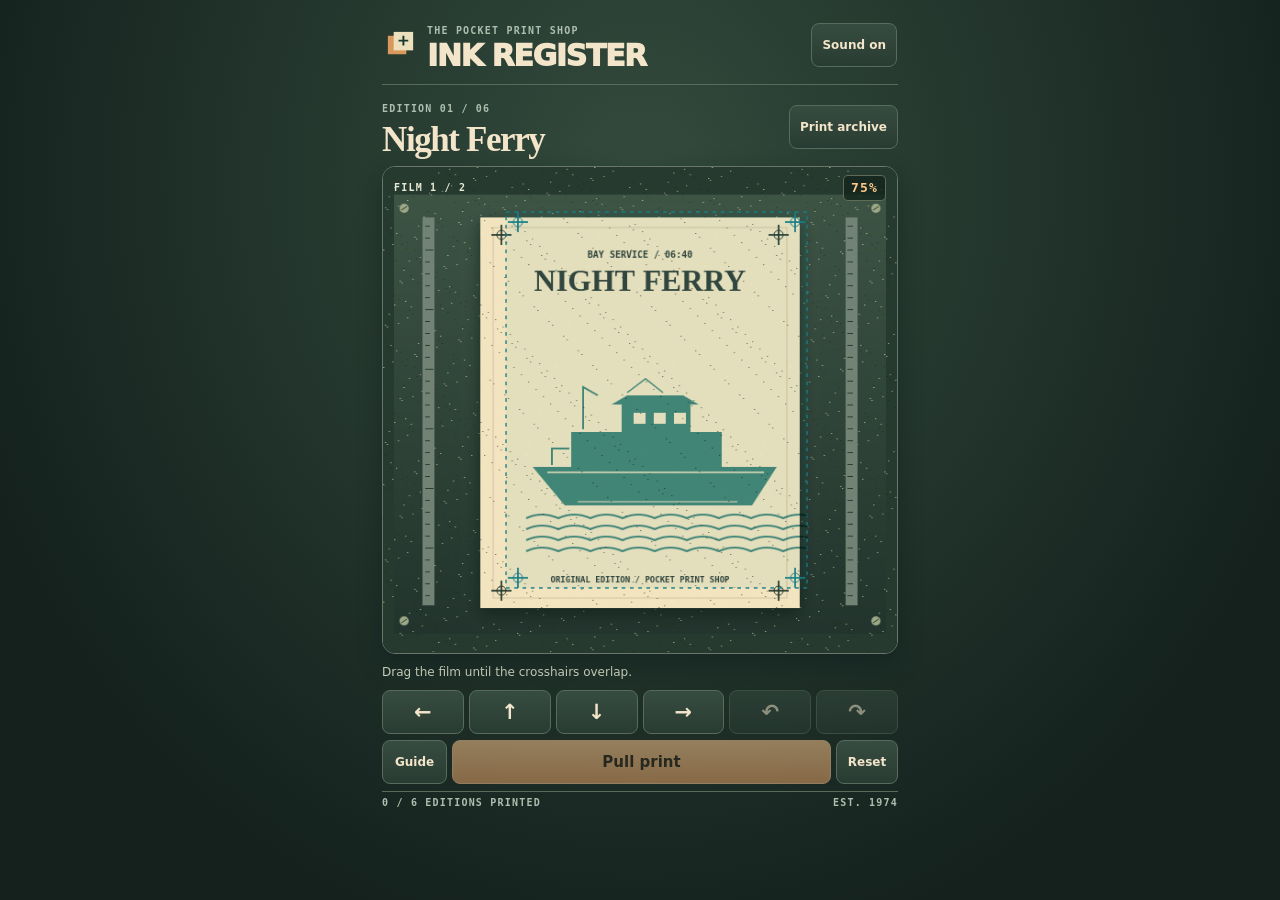
<file: index.html>
<!doctype html>
<html lang="en">
<head>
  <meta charset="utf-8"><meta name="viewport" content="width=device-width,initial-scale=1,viewport-fit=cover">
  <meta name="theme-color" content="#162822"><meta name="description" content="Register the ink layers and pull six hand-illustrated prints.">
  <title>Ink Register · The Pocket Print Shop</title><link rel="icon" href="icon.svg"><style>:root{color-scheme:dark;--base:#192c25;--panel:#253a31;--ink:#f3e5c9;--muted:#aebfaf;--accent:#f0ad72;--line:#576c5d;font:15px/1.4 system-ui,sans-serif}
*{box-sizing:border-box}
body{margin:0;min-height:100dvh;background:radial-gradient(ellipse at 50% 20%,#334b3d,#14211d 78%);color:var(--ink)}
.shop{width:min(100%,540px);margin:auto;padding:12px max(12px,env(safe-area-inset-right)) max(10px,env(safe-area-inset-bottom)) max(12px,env(safe-area-inset-left))}
header,.ticket,footer,.dialog-head{display:flex;align-items:center;justify-content:space-between;gap:10px}
header{padding:7px 1px 12px;border-bottom:1px solid var(--line)}
.brand{display:flex;align-items:center;gap:9px}.brand svg{width:35px;height:35px;flex:none}
.brand span,small,.readout,footer{font:700 10px/1.4 ui-monospace,monospace;letter-spacing:.12em;color:var(--muted)}
h1,h2,p{margin:0}h1{font-size:clamp(18px,6vw,30px);font-weight:950;letter-spacing:-.045em;line-height:1.05}
h2{font:700 clamp(24px,7vw,35px)/1 Georgia,serif;letter-spacing:-.04em}
.ticket{margin:12px 0 9px}.ticket h2{margin-top:4px}
button{min-height:44px;border:1px solid var(--line);border-radius:8px;background:linear-gradient(#374c40,#293c33);color:var(--ink);font:700 12px/1.1 inherit;font-family:inherit;font-size:12px;font-weight:750;padding:0 10px;cursor:pointer;touch-action:manipulation;white-space:nowrap}
button:disabled{opacity:.53;cursor:default}button:active:not(:disabled){filter:brightness(1.18);transform:translateY(1px)}button:focus-visible{outline:2px solid #ffbd7b;outline-offset:2px}
.frame{position:relative;isolation:isolate;width:min(100%,max(235px,calc((100dvh - 306px)*1.0566)));margin-inline:auto;border:1px solid #69776a;border-radius:13px;overflow:hidden;background:#192e27;box-shadow:0 11px 24px #0a171a66}
canvas{display:block;width:100%;aspect-ratio:560/530;touch-action:none;cursor:grab}
canvas:active{cursor:grabbing}.readout{pointer-events:none;position:absolute;top:8px;left:11px;right:11px;display:flex;align-items:center;justify-content:space-between;color:#e6e9d5}
.readout strong{padding:3px 7px;border:1px solid #a3ab8b80;border-radius:5px;color:#ffca8b;background:#13251dcc;font-size:13px}
#notice{position:absolute;bottom:10px;left:12px;right:12px;text-align:center;pointer-events:none;font-weight:850;font-size:12px;color:#ffddae;text-shadow:0 2px 3px #15221a}
.console{padding:10px 0 7px}#tip{min-height:19px;color:#d6ddc6;font-size:12px;margin:0 0 7px}
.control-row,.actions{display:grid;gap:5px}.control-row{grid-template-columns:repeat(6,minmax(0,1fr));margin-bottom:6px}
.control-row button{padding:0;font-size:21px}
.actions{grid-template-columns:65px 1fr 62px}.primary{background:linear-gradient(#ffc88e,#e7a266);color:#302519;border-color:#ffc898;font-size:15px}
[aria-pressed=true]{background:#536d4b}footer{padding:4px 0 0;border-top:1px solid var(--line)}
dialog{width:min(94%,470px);max-height:88dvh;overflow:auto;background:#20362c;color:var(--ink);border:1px solid #a29370;border-radius:14px;padding:15px;box-shadow:0 15px 50px #07110c}dialog::backdrop{background:#0d1c16d9}
#editions{display:grid;grid-template-columns:1fr 1fr;gap:7px;margin-top:12px}#editions button{text-align:left;white-space:normal;min-height:60px}#editions small{display:block;margin-bottom:4px}#hostRewards{margin-top:12px;font-size:12px}
.brass .frame{border-color:#e3bb76}.brass .readout strong{background:#493721}
@media (orientation:landscape) and (max-height:590px){
  .shop{width:min(100%,780px);display:grid;grid-template-columns:minmax(0,1.1fr) minmax(0,1fr);gap:8px 14px;align-items:start}
  header{grid-column:1/-1;padding:0 0 6px}.frame{grid-column:1;grid-row:2/5;width:min(100%,calc((100dvh - 76px)*1.0566));justify-self:center}.ticket,.console,footer{grid-column:2;margin:0}.ticket h2{font-size:25px}.console{padding-top:0}
}
@media (max-width:340px){.shop{padding-left:9px;padding-right:9px}.brand span{letter-spacing:.06em}.brand svg{width:29px}header button,.ticket button{padding:0 8px}}
</style>
</head>
<body>
<main class="shop" aria-label="Ink Register">
  <header><div class="brand"><svg viewBox="0 0 36 36" aria-hidden="true"><path fill="#d9985c" d="M5 8h19v19H5z"/><path fill="#ede1bd" d="M11 4h20v19H11z"/><path stroke="#17382d" stroke-width="2" fill="none" d="M16 13h10m-5-5v10"/></svg><div><span>THE POCKET PRINT SHOP</span><h1>INK REGISTER</h1></div></div><button id="sound" aria-label="Toggle sound">Sound on</button></header>
  <section class="ticket"><div><small id="edition">EDITION 01 / 06</small><h2 id="job">Night Ferry</h2></div><button id="archive">Print archive</button></section>
  <div class="frame">
    <canvas id="press" width="560" height="530" aria-label="Drag the colored film to align its marks with the paper."></canvas>
    <div class="readout"><span id="film">FILM 1 / 2</span><strong id="accuracy">72%</strong></div>
    <p id="notice" role="status" aria-live="polite"></p>
  </div>
  <section class="console">
    <p id="tip">Drag the film until the crosshairs overlap.</p>
    <div class="control-row" id="controls">
      <button data-move="left" aria-label="Shift left">←</button><button data-move="up" aria-label="Shift up">↑</button>
      <button data-move="down" aria-label="Shift down">↓</button><button data-move="right" aria-label="Shift right">→</button>
      <button data-move="ccw" aria-label="Rotate counterclockwise">↶</button><button data-move="cw" aria-label="Rotate clockwise">↷</button>
    </div>
    <div class="actions"><button id="guide" aria-pressed="false">Guide</button><button id="print" class="primary">Pull print</button><button id="reset" aria-label="Restart edition">Reset</button></div>
  </section>
  <footer><span id="count">0 / 6 EDITIONS PRINTED</span><span>EST. 1974</span></footer>
</main>
<dialog id="library" aria-labelledby="libraryTitle"><div class="dialog-head"><h2 id="libraryTitle">Print archive</h2><button id="closeArchive" aria-label="Close archive">✕</button></div><div id="editions"></div><p id="hostRewards" hidden></p></dialog>
<script>(()=>{
const C=(()=>{

const KEY = 'ink-register-v1';
const JOBS = [
  {name:'Night Ferry', subtitle:'BAY SERVICE / 06:40', ink:['#177e88','#e26b49'], offsets:[[18,-14,0],[-17,12,0]]},
  {name:'Peak Line', subtitle:'ALPINE RAIL / EST. 1936', ink:['#22786f','#d4823e'], offsets:[[-21,16,0],[19,-15,-7]]},
  {name:'After Hours', subtitle:'LIVE JAZZ / FRIDAY 22:00', ink:['#6953ad','#ec6954'], offsets:[[18,14,8],[-17,-12,-9]]},
  {name:'Greenhouse', subtitle:'GLASSHOUSE / BOTANICAL STUDIES', ink:['#42885b','#db8045','#7667ac'], offsets:[[-23,-10,10],[16,17,-11],[-12,20,6]]},
  {name:'Deep Current', subtitle:'OCEAN SURVEY / FIELD NOTES', ink:['#337aab','#e26854','#429a8a'], offsets:[[22,-21,-12],[-18,16,9],[20,13,-6]]},
  {name:'First Contact', subtitle:'OBSERVATORY / SIGNAL NO. 07', ink:['#6d5ba5','#e66d40','#329397'], offsets:[[-24,19,12],[20,-21,-13],[-17,-14,11]]}
];
const clamp = (value, min, max) => Math.min(max, Math.max(min, value));
const bounded = (value, limit) => Number.isFinite(value) ? clamp(value,-limit,limit) : 0;
function profile(raw = {}) {
  return {
    done:JOBS.map((_,i)=>raw?.done?.[i]===true),
    rewards:{like:raw?.rewards?.like===true,comment:raw?.rewards?.comment===true},
    sound:raw?.sound!==false
  };
}
function mergeProfile(local, remote) {
  const a=profile(local), b=profile(remote);
  return {...a,done:a.done.map((value,i)=>value||b.done[i]),
    rewards:{like:a.rewards.like||b.rewards.like,comment:a.rewards.comment||b.rewards.comment}};
}
function unlocked(p, job) { return Number.isInteger(job)&&job>=0&&job<JOBS.length&&(job===0||p.done[job-1]); }
function makeRun(job=0, layer=0) {
  const [x,y,angle]=JOBS[job].offsets[layer];
  return {job,layer,x,y,angle,guide:false,phase:'ready'};
}
function restore(raw, p) {
  if (!raw || !unlocked(p,raw.job) || !Number.isInteger(raw.layer)) return makeRun();
  const count=JOBS[raw.job].ink.length;
  if(raw.phase==='won'&&raw.layer===count&&p.done[raw.job])
    return {...makeRun(raw.job),layer:count,x:0,y:0,angle:0,phase:'won'};
  if(raw.layer<0||raw.layer>=count||!['ready','active'].includes(raw.phase)) return makeRun(raw.job);
  if(![raw.x,raw.y,raw.angle].every(Number.isFinite)) return makeRun(raw.job,raw.layer);
  return {...makeRun(raw.job,raw.layer),x:bounded(raw.x,56),y:bounded(raw.y,56),angle:bounded(raw.angle,28),guide:raw.guide===true,phase:raw.phase};
}
function aligned(run) { return run.phase!=='won' && Math.hypot(run.x,run.y)<=2.5 && Math.abs(run.angle)<=1.05; }
function accuracy(run) { return run.phase==='won'||aligned(run) ? 100 : clamp(Math.round(100-Math.hypot(run.x,run.y)*1.1-Math.abs(run.angle)*1.9),0,99); }
function adjust(run, x, y, angle, host) {
  if(run.phase==='won'||![x,y,angle].every(Number.isFinite)) return false;
  x=bounded(x,56); y=bounded(y,56); angle=bounded(angle,28);
  if(!JOBS[run.job].offsets[run.layer][2]) angle=0;
  if(run.x===x&&run.y===y&&run.angle===angle) return false;
  host?.start(); Object.assign(run,{x,y,angle,phase:'active'}); return true;
}
function printLayer(run, p, host) {
  if(!aligned(run)) return null;
  host?.start();
  const layer=run.layer+1;
  if(layer<JOBS[run.job].ink.length) return {...makeRun(run.job,layer),phase:'active',guide:run.guide};
  p.done[run.job]=true;
  host?.end();
  return {...run,layer,x:0,y:0,angle:0,phase:'won'};
}

return {KEY,JOBS,profile,mergeProfile,unlocked,makeRun,restore,aligned,accuracy,adjust,printLayer};})();
const Art=(()=>{
const {JOBS}=C;

const ellipse=(c,x,y,rx,ry)=>{c.beginPath();c.ellipse(x,y,rx,ry,0,0,Math.PI*2);c.fill();};
const polygon=(c,points)=>{c.beginPath();points.forEach(([x,y],i)=>i?c.lineTo(x,y):c.moveTo(x,y));c.closePath();c.fill();};
const line=(c,points,width=1)=>{c.beginPath();points.forEach(([x,y],i)=>i?c.lineTo(x,y):c.moveTo(x,y));c.lineWidth=width;c.stroke();};
function ring(c,x,y,r,width){c.beginPath();c.arc(x,y,r,0,Math.PI*2);c.lineWidth=width;c.stroke();}
function cross(c,x,y){line(c,[[x-11,y],[x+11,y]],1.8);line(c,[[x,y-11],[x,y+11]],1.8);ring(c,x,y,5,1);}
const marks=[[-151,-194],[151,-194],[-151,194],[151,194]];

function ferry(c,i){
  if(i===0){
    polygon(c,[[-135,56],[131,56],[104,98],[-100,98]]);
    c.fillRect(-93,18,164,38);c.fillRect(-38,-12,75,30);
    polygon(c,[[-49,-12],[46,-12],[29,-22],[-32,-22]]);
    for(let y=112;y<158;y+=12){
      c.beginPath();c.moveTo(-142,y);
      for(let x=-142;x<142;x+=35)c.quadraticCurveTo(x+17,y-8,x+35,y);
      c.lineWidth=2;c.stroke();
    }
    line(c,[[-80,15],[-80,-31],[-64,-22]],2);
    line(c,[[-32,-25],[-12,-40],[7,-25]],1.5);
    line(c,[[-114,54],[-114,36],[-95,36]],2);
    c.save();c.globalCompositeOperation='destination-out';
    line(c,[[-119,62],[117,62]],1.4);
    for(const x of [-25,-3,19])c.fillRect(x,-3,13,12);
    line(c,[[-86,94],[88,94]],1);c.restore();
  }else{
    ellipse(c,54,-53,56,56);c.fillRect(-16,-41,18,25);
    for(let x=-76;x<64;x+=24)c.fillRect(x,29,13,11);
    for(let x=-86;x<96;x+=31)ellipse(c,x,74,3,3);
    line(c,[[-113,108],[-52,108]],2);line(c,[[51,108],[118,108]],2);
    for(const [x,y] of [[-97,-68],[-70,-84],[-42,-61]]){
      c.beginPath();c.moveTo(x-8,y);c.quadraticCurveTo(x-3,y-5,x,y);
      c.quadraticCurveTo(x+4,y-5,x+8,y);c.lineWidth=1.5;c.stroke();
    }
  }
}
function peaks(c,i){
  if(i===0){
    polygon(c,[[-143,65],[-75,-49],[-38,-12],[15,-104],[112,30],[143,13],[143,156],[-143,156]]);
    c.save();c.globalCompositeOperation='destination-out';
    polygon(c,[[-12,-58],[15,-104],[47,-55],[24,-62],[15,-50],[4,-67]]);c.restore();
  }else{
    ellipse(c,-71,-64,37,37);
    polygon(c,[[-130,110],[-83,68],[10,68],[47,90],[47,113]]);
    c.fillRect(-80,59,87,7);c.fillRect(54,92,73,21);
    for(let x=-103;x<126;x+=22)ellipse(c,x,119,6,6);
    line(c,[[-141,132],[141,132]],3);line(c,[[-141,142],[141,142]],1);
  }
}
function jazz(c,i){
  if(i===0){
    ellipse(c,6,29,100,100);
    c.save();c.globalCompositeOperation='destination-out';ring(c,6,29,82,2);ring(c,6,29,71,2);ring(c,6,29,59,2);ellipse(c,6,29,26,26);c.restore();
    for(let x=-137;x<-84;x+=16)line(c,[[x,153],[x,117-(x+137)/2]],4);
    for(let x=104;x<144;x+=13)line(c,[[x,-90],[x,-50-(x-104)]],3);
  }else{
    c.beginPath();c.moveTo(-99,83);c.bezierCurveTo(-56,127,-13,105,-7,56);
    c.lineTo(5,-39);c.quadraticCurveTo(12,-78,58,-63);
    c.lineTo(61,-49);c.quadraticCurveTo(25,-60,22,-32);
    c.lineTo(15,70);c.bezierCurveTo(3,130,-53,150,-110,109);c.closePath();c.fill();
    ellipse(c,-108,93,25,14);ellipse(c,6,29,18,18);
    for(let y=-16;y<57;y+=20)ellipse(c,23,y,5,5);
    for(const [x,y] of [[99,107],[-104,-56],[111,-28]]){line(c,[[x-12,y],[x+12,y]],2);line(c,[[x,y-12],[x,y+12]],2);}
  }
}
function garden(c,i){
  if(i===0){
    line(c,[[-124,146],[-124,-25],[0,-104],[124,-25],[124,146],[-124,146]],3);
    line(c,[[-124,-25],[124,-25]],2);line(c,[[0,-104],[0,146]],2);
    for(const x of [-75,75])line(c,[[x,-25],[x,146]],1);
    for(const [x,y,s] of [[-78,95,-1],[-37,65,1],[34,55,-1],[80,83,1]]){
      line(c,[[x,130],[x,y-23]],3);c.save();c.translate(x+s*11,y);c.rotate(s*.65);ellipse(c,0,0,19,9);c.restore();
    }
  }else if(i===1){
    for(const x of [-78,-37,34,80])polygon(c,[[x-15,117],[x+15,117],[x+10,141],[x-10,141]]);
    for(const [x,y] of [[-77,63],[35,23]])for(let j=0;j<6;j++)ellipse(c,x+Math.cos(j)*10,y+Math.sin(j)*10,7,7);
  }else{
    for(const [x,y] of [[-37,42],[81,51]])for(let j=0;j<5;j++)ellipse(c,x+Math.cos(j*1.257)*9,y+Math.sin(j*1.257)*9,7,7);
    ring(c,0,-53,18,2);line(c,[[-105,152],[105,152]],2);
  }
}
function ocean(c,i){
  if(i===0){
    c.beginPath();c.moveTo(-110,41);c.bezierCurveTo(-63,-37,48,-63,107,15);c.quadraticCurveTo(136,41,96,73);c.bezierCurveTo(24,116,-53,97,-105,65);c.lineTo(-139,91);c.lineTo(-132,38);c.closePath();c.fill();
    polygon(c,[[-3,87],[44,124],[49,87]]);
  }else if(i===1){
    ellipse(c,66,35,9,9);
    for(const [x,y] of [[-109,-42],[117,-34],[101,129],[-88,116]]){ring(c,x,y,8,2);ring(c,x+12,y-13,3,1);}
    line(c,[[71,63],[91,59]],2);
  }else{
    for(let y=-64;y<157;y+=27){
      c.beginPath();c.moveTo(-143,y);c.bezierCurveTo(-62,y+16,50,y-18,143,y+3);c.lineWidth=1.5;c.stroke();
    }
  }
}
function signal(c,i){
  if(i===0){
    ellipse(c,19,-31,54,54);polygon(c,[[-142,146],[-90,74],[-55,109],[26,46],[92,103],[143,85],[143,156],[-142,156]]);
  }else if(i===1){
    c.save();c.translate(-48,27);c.rotate(-.7);
    c.beginPath();c.ellipse(0,0,47,32,0,0,Math.PI);c.closePath();c.fill();
    line(c,[[0,18],[0,-21],[15,-37]],3);ellipse(c,15,-37,4,4);c.restore();
    line(c,[[-46,53],[-66,110],[-14,110],[-41,54]],5);
  }else{
    c.save();c.translate(19,-31);c.rotate(-.36);c.beginPath();c.ellipse(0,0,98,24,0,0,Math.PI*2);c.lineWidth=3;c.stroke();c.restore();
    for(const [x,y] of [[-113,-54],[-54,-88],[107,-84],[120,30],[-115,12]]){line(c,[[x-5,y],[x+5,y]],2);line(c,[[x,y-5],[x,y+5]],2);}
  }
}
const illustrations=[ferry,peaks,jazz,garden,ocean,signal];

class Press {
  constructor(canvas){
    this.canvas=canvas;this.ctx=canvas.getContext('2d');this.films=new Map();
    this.texture=document.createElement('canvas');this.texture.width=128;this.texture.height=128;
    const g=this.texture.getContext('2d');
    for(let i=0;i<1800;i++){g.fillStyle=i%2?'#fcf1c20e':'#302c1b0e';g.fillRect((i*47+i*i)%128,(i*71+i*i*3)%128,1+(i%3===0),1);}
  }
  film(job,index){
    const key=job*4+index;
    if(!this.films.has(key)){
      const surface=document.createElement('canvas');surface.width=330;surface.height=348;
      const g=surface.getContext('2d');g.translate(165,174);g.fillStyle=g.strokeStyle=JOBS[job].ink[index];
      illustrations[job](g,index);this.films.set(key,surface);
    }
    return this.films.get(key);
  }
  draw(run,p,effect=0){
    const c=this.ctx, job=JOBS[run.job];
    c.setTransform(1,0,0,1,0,0);c.fillStyle='#263a30';c.fillRect(0,0,560,530);
    const deck=c.createLinearGradient(0,0,0,530);deck.addColorStop(0,'#3f5646');deck.addColorStop(1,'#21332c');
    c.fillStyle=deck;c.fillRect(12,30,536,479);
    c.fillStyle=c.createPattern(this.texture,'repeat');c.fillRect(0,0,560,530);
    const brass=p.rewards.like||p.done.filter(Boolean).length>=3;
    c.fillStyle=brass?'#bd9861':'#728375';c.fillRect(43,55,13,423);c.fillRect(504,55,13,423);
    for(let y=64;y<479;y+=13){c.fillStyle='#233a30';c.fillRect(46,y,y%5===0?9:5,1);c.fillRect(506,y,6,1);}
    for(const x of [23,537])for(const y of [45,495]){c.fillStyle='#9da887';ellipse(c,x,y,5,5);c.strokeStyle='#29382e';line(c,[[x-3,y+2],[x+3,y-2]],1);}
    c.save();c.translate(280,268);
    c.shadowColor='#0c1c17a0';c.shadowBlur=15;c.shadowOffsetY=7;c.fillStyle='#f1e4bf';c.fillRect(-174,-213,348,426);c.shadowColor='transparent';
    c.fillStyle=c.createPattern(this.texture,'repeat');c.fillRect(-174,-213,348,426);
    c.strokeStyle='#9a856556';c.strokeRect(-160,-202,320,404);
    c.textAlign='center';c.fillStyle='#334238';c.font='700 10px monospace';c.fillText(job.subtitle,0,-169);
    c.font='bold 33px Georgia';c.fillText(job.name.toUpperCase(),0,-133);
    c.font='700 9px monospace';c.fillText('ORIGINAL EDITION / POCKET PRINT SHOP',0,185);
    if(run.guide&&run.phase!=='won'){
      c.globalAlpha=.17;c.drawImage(this.film(run.job,run.layer),-165,-157);c.globalAlpha=1;
    }
    c.globalCompositeOperation='multiply';
    for(let index=0;index<run.layer;index++)c.drawImage(this.film(run.job,index),-165,-157);
    c.globalCompositeOperation='source-over';
    if(run.phase!=='won'){
      c.strokeStyle='#283b30';for(const [x,y] of marks)cross(c,x,y);
      c.save();c.translate(run.x,run.y);c.rotate(run.angle*Math.PI/180);
      c.fillStyle=job.ink[run.layer]+'10';c.fillRect(-164,-205,328,410);
      c.strokeStyle=job.ink[run.layer];c.lineWidth=1.4;c.setLineDash([4,5]);c.strokeRect(-164,-205,328,410);c.setLineDash([]);
      c.globalCompositeOperation='multiply';c.globalAlpha=.79;c.drawImage(this.film(run.job,run.layer),-165,-157);
      c.globalAlpha=1;c.globalCompositeOperation='source-over';
      for(const [x,y] of marks)cross(c,x,y);
      c.restore();
    }else{
      c.fillStyle='#a4513c';c.font='800 9px monospace';c.textAlign='right';c.fillText('REGISTERED',151,195);
    }
    if(effect>0){
      const y=202-404*effect;
      const roller=c.createLinearGradient(0,y-14,0,y+14);roller.addColorStop(0,'#a5825d');roller.addColorStop(.45,'#f0c393');roller.addColorStop(1,'#624e42');
      c.fillStyle=roller;c.fillRect(-183,y-11,366,22);
      c.fillStyle='#3b4b40';c.fillRect(-193,y-4,386,8);
      if(p.rewards.comment||p.done.filter(Boolean).length===6){
        for(let i=0;i<20;i++){c.fillStyle=job.ink[i%job.ink.length];ellipse(c,Math.sin(i*2.4)*(183+16*(1-effect)),y+Math.cos(i*3.5)*25,3,2);}
      }
    }
    c.restore();
  }
}


return {Press};})();
const SDK=(()=>{

// Optional host integration. Gameplay never awaits SDK discovery or registration.
function bridge({host=()=>globalThis.neonlib,read,write,changed=()=>{},schedule=setTimeout,cancel=clearTimeout,timeout=5000}){
 const game='ink-register';let alive=true,epoch=0,sdk=null,started=false,ended=false,startHost=null,loadStarted=false,cloudReady=false,cloudBase={},dirty=false,saving=false,timers=new Set(),entries=new Map(),support={like:false,comment:false};
 const later=(fn,ms)=>{let id=schedule(()=>{timers.delete(id);fn();},ms);timers.add(id);return id;};
 const safeStop=fn=>{try{fn?.();}catch{}};
 const getHost=()=>{try{let h=host();return h&&typeof h==='object'?h:null;}catch{return null;}};
 const emit=e=>{if(alive)try{changed(e);}catch{}};
 function call(h,name){try{if(typeof h?.[name]!=='function')return false;Promise.resolve(h[name]()).catch(()=>{});return true;}catch{return false;}}
 function notifyStart(){if(started&&!ended&&sdk&&startHost!==sdk&&call(sdk,'gameStart'))startHost=sdk;}
 function save(){dirty=true;flush();}
 function flush(){
  if(!alive||saving||!dirty||!cloudReady||typeof sdk?.saveUserGameState!=='function')return;
  let snapshot;
  try{snapshot={...cloudBase,game,v:1,profile:JSON.parse(JSON.stringify(read()))};}catch{return;}
  dirty=false;
  saving=true;
  const destination=sdk,gen=epoch;
  let settled=false, timedOut=false;
  const timer=later(()=>{
   if(!alive||gen!==epoch||settled)return;
   timedOut=true;
   cloudReady=false;
   dirty=true;
   emit({type:'cloudUnavailable'});
  },timeout);
  function finish(success){
   if(settled)return;
   settled=true;
   cancel(timer);
   timers.delete(timer);
   if(!alive||gen!==epoch)return;
   saving=false;
   if(timedOut)cloudReady=true;
   if(!success){dirty=true;return;}
   emit({type:'saved'});
   if(dirty)flush();
  }
  try{Promise.resolve(destination.saveUserGameState(snapshot)).then(result=>finish(result?.code===0),()=>finish(false));}
  catch{finish(false);}
 }
 function reward(kind,e){if(!alive||!e||typeof e!=='object'||typeof e.project_id!=='string'||!e.project_id.trim()||kind==='like'&&e.status!==true||kind==='comment'&&typeof e.content!=='string')return;let p=read();if(p.rewards?.[kind])return;p.rewards={...p.rewards,[kind]:true};write(p,false);emit({type:'reward',kind});save();}
 function reg(kind,name,attempt=0){if(!alive||entries.has(kind)||typeof sdk?.[name]!=='function')return;let gen=epoch,entry={live:false,expired:false,stop:null};entries.set(kind,entry);
  let timer=later(()=>{if(!alive||gen!==epoch)return;entry.expired=true;if(attempt<1&&entries.get(kind)===entry)entries.delete(kind);support[kind]=false;emit({type:'support',...support});if(attempt<1)later(()=>reg(kind,name,attempt+1),1000);},timeout);
  const callback=e=>{if(alive&&gen===epoch&&entry.live&&!entry.expired)reward(kind,e);};
  const done=r=>{cancel(timer);timers.delete(timer);let stop=r?.code===0&&typeof r?.data?.unsubscribe==='function'?r.data.unsubscribe:null;if(!alive||gen!==epoch||entry.expired){safeStop(stop);return;}if(r?.code!==0){entry.expired=true;if(r?.code===-2&&attempt<1){entries.delete(kind);later(()=>reg(kind,name,attempt+1),1000);}return;}entry.live=true;entry.stop=stop;support[kind]=true;emit({type:'support',...support});};
  try{Promise.resolve(sdk[name](callback)).then(done,()=>done(null));}catch{done(null);}
 }
 function recognized(raw){return !!raw&&typeof raw==='object'&&!Array.isArray(raw)&&raw.game===game&&raw.v===1&&raw.profile&&typeof raw.profile==='object'&&!Array.isArray(raw.profile);}
 function connect(){if(!alive)return;let h=getHost();if(!h)return;if(sdk!==h){epoch++;for(let e of entries.values()){e.expired=true;safeStop(e.stop);}entries.clear();support={like:false,comment:false};cloudReady=false;loadStarted=false;cloudBase={};saving=false;sdk=h;emit({type:'connected'});}
  if(!loadStarted&&typeof sdk.loadUserGameState==='function'){loadStarted=true;let gen=epoch,resolved=false;later(()=>{if(alive&&gen===epoch&&!resolved){resolved=true;cloudReady=false;emit({type:'cloudUnavailable'});}},timeout);
   try{Promise.resolve(sdk.loadUserGameState()).then(raw=>{if(!alive||gen!==epoch||resolved)return;resolved=true;if(recognized(raw)){cloudBase=raw;write(raw.profile,true);emit({type:'cloud'});}cloudReady=recognized(raw)||!!raw&&typeof raw==='object'&&!Array.isArray(raw)&&Object.keys(raw).length===0;if(dirty)flush();},()=>{if(gen===epoch){resolved=true;cloudReady=false;}});}catch{resolved=true;cloudReady=false;}}
  notifyStart();reg('like','onLike');reg('comment','onComment');if(dirty)flush();
 }
 function probe(n=0){connect();if(alive&&n<8)later(()=>probe(n+1),1500);}
 function nudge(){connect();}const external=typeof globalThis.addEventListener==='function';if(external)for(let name of ['pointerdown','focus','resize'])globalThis.addEventListener(name,nudge,{passive:true});probe();
 return{save,connect,support:()=>({...support}),prepare(){started=false;ended=false;startHost=null;},start(){if(started&&!ended)return;started=true;ended=false;connect();notifyStart();},end(){if(!started||ended)return;ended=true;call(sdk||startHost,'gameOver');},
  viewport(){let h=getHost();try{let v=h?.getGameViewport?.();if(v&&typeof v.then==='function'){Promise.resolve(v).catch(()=>{});return null;}if(v&&Number.isFinite(v.width)&&Number.isFinite(v.height)&&v.width>0&&v.height>0)return{width:v.width,height:v.height,density:Number.isFinite(v.density)&&v.density>0?v.density:1};}catch{}return null;},
  stop(){if(!alive)return;alive=false;epoch++;if(external)for(let name of ['pointerdown','focus','resize'])globalThis.removeEventListener(name,nudge);for(let t of timers)cancel(t);timers.clear();for(let e of entries.values()){e.expired=true;safeStop(e.stop);}entries.clear();support={like:false,comment:false};}
 };
}








return {bridge};})();
const {Press}=Art,{bridge}=SDK;

const byId=id=>document.getElementById(id);
let saved;
try{saved=JSON.parse(localStorage.getItem(C.KEY)||'null');}catch{}
let profile=C.profile(saved?.profile), run=C.restore(saved?.run,profile);
let host, drag=null, printing=false, lastMark=-1, audio;
const canvas=byId('press'), press=new Press(canvas), archive=byId('library');
const printButton=byId('print'), moves=[...document.querySelectorAll('[data-move]')];
const step={left:[-2,0,0],right:[2,0,0],up:[0,-2,0],down:[0,2,0],ccw:[0,0,-1],cw:[0,0,1]};

function save(cloud=false){
  try{localStorage.setItem(C.KEY,JSON.stringify({profile,run}));}catch{}
  if(cloud)host?.save();
}
function connect(){
  host=bridge({
    read:()=>C.profile(profile),
    write:(incoming,merge)=>{
      profile=merge?C.mergeProfile(profile,incoming):C.profile(incoming);
      save();refresh();if(archive.open)renderArchive();
    },
    changed:event=>{
      if(event.type==='support'&&archive.open)renderArchive();
      if(event.type==='reward')byId('notice').textContent=event.kind==='like'?'Brass rails unlocked':'Ink confetti unlocked';
    }
  });
}
function sound(notes){
  if(!profile.sound)return;
  try{
    audio??=new (window.AudioContext||window.webkitAudioContext)();
    audio.resume().catch(()=>{});
    for(const [i,frequency] of notes.entries()){
      const oscillator=audio.createOscillator(), gain=audio.createGain(), time=audio.currentTime+i*.065;
      oscillator.type='sine';oscillator.frequency.value=frequency;
      gain.gain.setValueAtTime(.085,time);gain.gain.exponentialRampToValueAtTime(.001,time+.14);
      oscillator.connect(gain).connect(audio.destination);oscillator.start(time);oscillator.stop(time+.15);
    }
  }catch{}
}
function refresh(draw=true){
  const job=C.JOBS[run.job], won=run.phase==='won', ready=C.aligned(run), count=profile.done.filter(Boolean).length;
  byId('edition').textContent='EDITION '+String(run.job+1).padStart(2,'0')+' / 06';
  byId('job').textContent=job.name;
  byId('film').textContent=won?'SIGNED & PRINTED':'FILM '+(run.layer+1)+' / '+job.ink.length;
  byId('accuracy').textContent=C.accuracy(run)+'%';
  byId('count').textContent=count+' / 6 EDITIONS PRINTED';
  byId('sound').textContent=profile.sound?'Sound on':'Sound off';
  byId('guide').setAttribute('aria-pressed',String(run.guide));
  byId('guide').disabled=printing||won;
  byId('reset').disabled=printing;byId('archive').disabled=printing;
  printButton.disabled=printing||(!won&&!ready);
  printButton.textContent=printing?'Printing…':won?(run.job<C.JOBS.length-1?'Next edition':'Print archive'):'Pull print';
  for(const button of moves)button.disabled=printing||won||(button.dataset.move.startsWith('c')&&!job.offsets[run.layer]?.[2]);
  const instruction=ready?'Marks registered. Pull the print.':job.offsets[run.layer]?.[2]?'Drag to shift. Use ↶ / ↷ to turn the film.':'Drag the film until the crosshairs overlap.';
  let tip=instruction;
  if(run.guide&&!ready&&!won){
    const direction=[Math.abs(run.x)>1?'←→ '+Math.abs(run.x).toFixed(1)+' '+(run.x>0?'left':'right'):'',Math.abs(run.y)>1?'↑↓ '+Math.abs(run.y).toFixed(1)+' '+(run.y>0?'up':'down'):'',Math.abs(run.angle)>1?Math.abs(run.angle).toFixed(1)+'° '+(run.angle>0?'↶':'↷'):''].filter(Boolean);
    if(direction.length)tip=direction.join('  ·  ');
  }
  byId('tip').textContent=won?'Edition complete. Find your finished prints in the archive.':tip;
  document.body.classList.toggle('brass',profile.rewards.like||count>=3);
  if(draw&&!printing)press.draw(run,profile);
}
function change(x,y,angle){
  if(printing||archive.open)return;
  const before=C.aligned(run);
  if(!C.adjust(run,x,y,angle,host))return;
  save();refresh();
  if(C.aligned(run)&&!before){sound([740,990]);byId('notice').textContent='REGISTERED';}
  else if(!C.aligned(run)){byId('notice').textContent='';const mark=Math.floor(C.accuracy(run)/10);if(mark>lastMark&&mark>=8)sound([440+mark*20]);lastMark=mark;}
}
function nudge(action){const delta=step[action];if(delta)change(run.x+delta[0],run.y+delta[1],run.angle+delta[2]);}
function selectJob(job, preview=false){
  if(printing||!C.unlocked(profile,job))return;
  host?.end();host?.prepare();run=C.makeRun(job);
  if(preview&&profile.done[job]){
    run={...run,layer:C.JOBS[job].ink.length,x:0,y:0,angle:0,phase:'won'};
  }
  lastMark=-1;byId('notice').textContent='';save();refresh();
}
function renderArchive(){
  const list=byId('editions');list.replaceChildren();
  C.JOBS.forEach((job,i)=>{
    const button=document.createElement('button'), label=document.createElement('small');
    label.textContent=profile.done[i]?'PRINTED':C.unlocked(profile,i)?'AVAILABLE':'LOCKED';
    button.append(label,job.name);button.disabled=!C.unlocked(profile,i);
    button.onclick=()=>{archive.close();if(i!==run.job)selectJob(i,true);};list.append(button);
  });
  const support=host?.support()||{};
  const perks=[];
  if(support.like)perks.push(profile.rewards.like?'Brass rails unlocked.':'Optional: like this game in GameWave for brass rails. Also earned after 3 editions.');
  if(support.comment)perks.push(profile.rewards.comment?'Ink confetti unlocked.':'Optional: leave a direct GameWave comment for ink confetti. Also earned after 6 editions.');
  const rewards=byId('hostRewards');rewards.hidden=!perks.length;rewards.textContent=perks.join(' ');
}
function showArchive(){if(!printing&&!archive.open){renderArchive();archive.showModal();}}
function pull(){
  if(printing)return;
  if(run.phase==='won'){
    if(run.job<C.JOBS.length-1)selectJob(run.job+1);else showArchive();
    return;
  }
  const result=C.printLayer(run,profile,host);
  if(!result)return;
  const printed={...result,layer:run.layer+1,phase:'won'};
  run=result;printing=true;drag=null;save(true);refresh(false);
  sound(run.phase==='won'?[392,523,659,784]:[294,440,587]);
  const start=performance.now();
  const animate=now=>{
    const progress=Math.min(1,(now-start)/430);
    if(progress<1){press.draw(printed,profile,Math.max(.001,progress));requestAnimationFrame(animate);}
    else{printing=false;byId('notice').textContent=run.phase==='won'?'EDITION PRINTED':'LAYER PRINTED';refresh();}
  };
  requestAnimationFrame(animate);
}
canvas.addEventListener('pointerdown',event=>{
  if(printing||run.phase==='won'||drag||event.button!==0)return;
  const box=canvas.getBoundingClientRect();
  drag={id:event.pointerId,clientX:event.clientX,clientY:event.clientY,x:run.x,y:run.y,angle:run.angle,scaleX:560/box.width,scaleY:530/box.height};
  canvas.setPointerCapture(event.pointerId);
});
canvas.addEventListener('pointermove',event=>{
  if(drag?.id!==event.pointerId)return;
  change(drag.x+(event.clientX-drag.clientX)*drag.scaleX,drag.y+(event.clientY-drag.clientY)*drag.scaleY,drag.angle);
});
for(const event of ['pointerup','pointercancel','lostpointercapture'])canvas.addEventListener(event,e=>{if(drag?.id===e.pointerId)drag=null;});
moves.forEach(button=>button.onclick=()=>nudge(button.dataset.move));
printButton.onclick=pull;
byId('guide').onclick=()=>{run.guide=!run.guide;save();refresh();};
byId('sound').onclick=()=>{profile.sound=!profile.sound;save();refresh();if(profile.sound)sound([440]);};
byId('reset').onclick=()=>selectJob(run.job);
byId('archive').onclick=showArchive;byId('closeArchive').onclick=()=>archive.close();
addEventListener('keydown',event=>{
  if(archive.open||event.altKey||event.ctrlKey||event.metaKey||printing)return;
  const action={ArrowLeft:'left',ArrowRight:'right',ArrowUp:'up',ArrowDown:'down',q:'ccw',e:'cw'}[event.key];
  if(action){event.preventDefault();nudge(action);}
});
addEventListener('pagehide',()=>{save();host?.stop();});
addEventListener('pageshow',event=>{if(event.persisted)connect();});
connect();refresh();

})();</script>
</body></html>
</file>
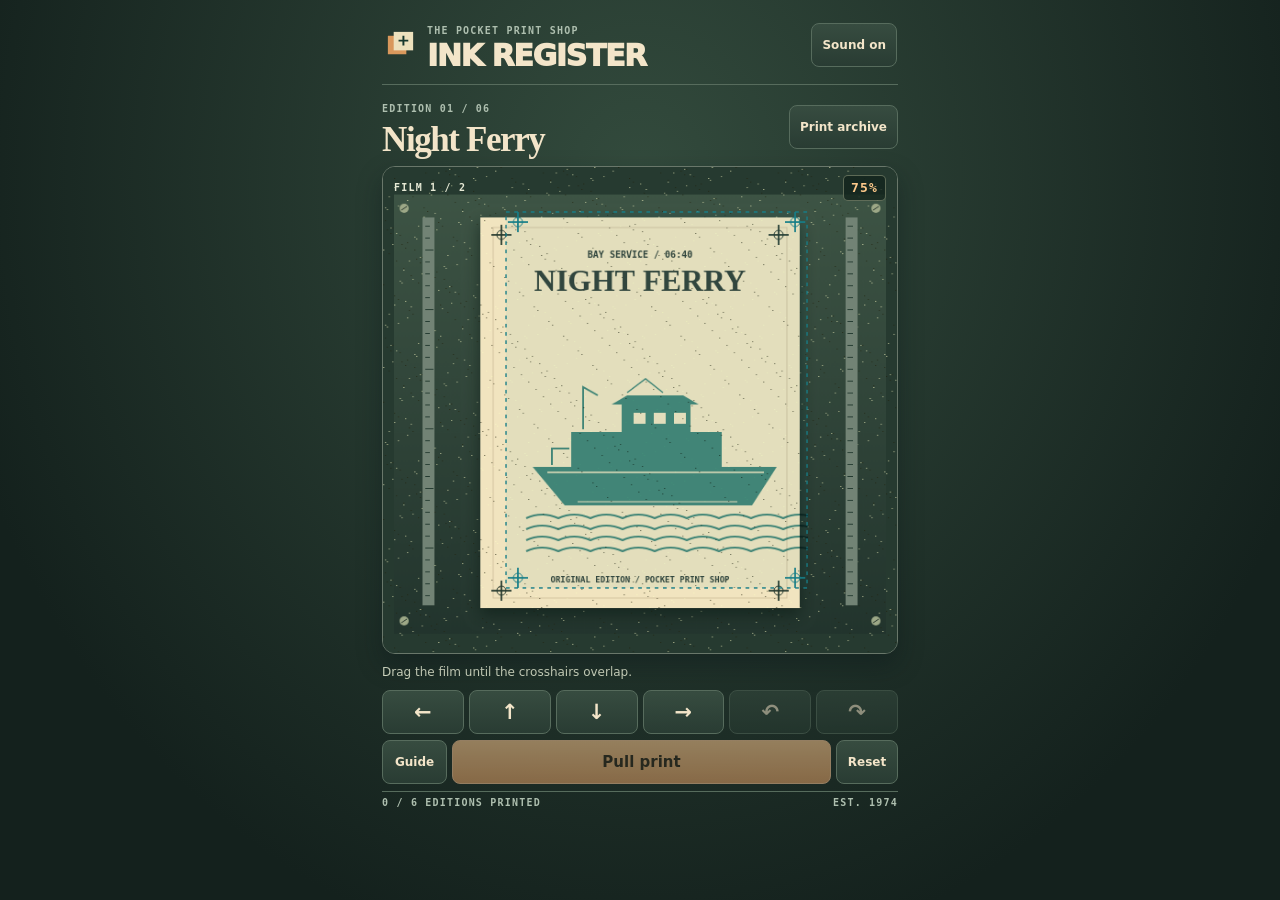
<file: index-source.html>
<!doctype html>
<html lang="en">
<head>
  <meta charset="utf-8"><meta name="viewport" content="width=device-width,initial-scale=1,viewport-fit=cover">
  <meta name="theme-color" content="#162822"><meta name="description" content="Register the ink layers and pull six hand-illustrated prints.">
  <title>Ink Register · The Pocket Print Shop</title><link rel="icon" href="icon.svg"><link rel="stylesheet" href="style.css">
</head>
<body>
<main class="shop" aria-label="Ink Register">
  <header><div class="brand"><svg viewBox="0 0 36 36" aria-hidden="true"><path fill="#d9985c" d="M5 8h19v19H5z"/><path fill="#ede1bd" d="M11 4h20v19H11z"/><path stroke="#17382d" stroke-width="2" fill="none" d="M16 13h10m-5-5v10"/></svg><div><span>THE POCKET PRINT SHOP</span><h1>INK REGISTER</h1></div></div><button id="sound" aria-label="Toggle sound">Sound on</button></header>
  <section class="ticket"><div><small id="edition">EDITION 01 / 06</small><h2 id="job">Night Ferry</h2></div><button id="archive">Print archive</button></section>
  <div class="frame">
    <canvas id="press" width="560" height="530" aria-label="Drag the colored film to align its marks with the paper."></canvas>
    <div class="readout"><span id="film">FILM 1 / 2</span><strong id="accuracy">72%</strong></div>
    <p id="notice" role="status" aria-live="polite"></p>
  </div>
  <section class="console">
    <p id="tip">Drag the film until the crosshairs overlap.</p>
    <div class="control-row" id="controls">
      <button data-move="left" aria-label="Shift left">←</button><button data-move="up" aria-label="Shift up">↑</button>
      <button data-move="down" aria-label="Shift down">↓</button><button data-move="right" aria-label="Shift right">→</button>
      <button data-move="ccw" aria-label="Rotate counterclockwise">↶</button><button data-move="cw" aria-label="Rotate clockwise">↷</button>
    </div>
    <div class="actions"><button id="guide" aria-pressed="false">Guide</button><button id="print" class="primary">Pull print</button><button id="reset" aria-label="Restart edition">Reset</button></div>
  </section>
  <footer><span id="count">0 / 6 EDITIONS PRINTED</span><span>EST. 1974</span></footer>
</main>
<dialog id="library" aria-labelledby="libraryTitle"><div class="dialog-head"><h2 id="libraryTitle">Print archive</h2><button id="closeArchive" aria-label="Close archive">✕</button></div><div id="editions"></div><p id="hostRewards" hidden></p></dialog>
<script type="module" src="app.mjs"></script>
</body></html>
</file>
<file: style.css>
:root{color-scheme:dark;--base:#192c25;--panel:#253a31;--ink:#f3e5c9;--muted:#aebfaf;--accent:#f0ad72;--line:#576c5d;font:15px/1.4 system-ui,sans-serif}
*{box-sizing:border-box}
body{margin:0;min-height:100dvh;background:radial-gradient(ellipse at 50% 20%,#334b3d,#14211d 78%);color:var(--ink)}
.shop{width:min(100%,540px);margin:auto;padding:12px max(12px,env(safe-area-inset-right)) max(10px,env(safe-area-inset-bottom)) max(12px,env(safe-area-inset-left))}
header,.ticket,footer,.dialog-head{display:flex;align-items:center;justify-content:space-between;gap:10px}
header{padding:7px 1px 12px;border-bottom:1px solid var(--line)}
.brand{display:flex;align-items:center;gap:9px}.brand svg{width:35px;height:35px;flex:none}
.brand span,small,.readout,footer{font:700 10px/1.4 ui-monospace,monospace;letter-spacing:.12em;color:var(--muted)}
h1,h2,p{margin:0}h1{font-size:clamp(18px,6vw,30px);font-weight:950;letter-spacing:-.045em;line-height:1.05}
h2{font:700 clamp(24px,7vw,35px)/1 Georgia,serif;letter-spacing:-.04em}
.ticket{margin:12px 0 9px}.ticket h2{margin-top:4px}
button{min-height:44px;border:1px solid var(--line);border-radius:8px;background:linear-gradient(#374c40,#293c33);color:var(--ink);font:700 12px/1.1 inherit;font-family:inherit;font-size:12px;font-weight:750;padding:0 10px;cursor:pointer;touch-action:manipulation;white-space:nowrap}
button:disabled{opacity:.53;cursor:default}button:active:not(:disabled){filter:brightness(1.18);transform:translateY(1px)}button:focus-visible{outline:2px solid #ffbd7b;outline-offset:2px}
.frame{position:relative;isolation:isolate;width:min(100%,max(235px,calc((100dvh - 306px)*1.0566)));margin-inline:auto;border:1px solid #69776a;border-radius:13px;overflow:hidden;background:#192e27;box-shadow:0 11px 24px #0a171a66}
canvas{display:block;width:100%;aspect-ratio:560/530;touch-action:none;cursor:grab}
canvas:active{cursor:grabbing}.readout{pointer-events:none;position:absolute;top:8px;left:11px;right:11px;display:flex;align-items:center;justify-content:space-between;color:#e6e9d5}
.readout strong{padding:3px 7px;border:1px solid #a3ab8b80;border-radius:5px;color:#ffca8b;background:#13251dcc;font-size:13px}
#notice{position:absolute;bottom:10px;left:12px;right:12px;text-align:center;pointer-events:none;font-weight:850;font-size:12px;color:#ffddae;text-shadow:0 2px 3px #15221a}
.console{padding:10px 0 7px}#tip{min-height:19px;color:#d6ddc6;font-size:12px;margin:0 0 7px}
.control-row,.actions{display:grid;gap:5px}.control-row{grid-template-columns:repeat(6,minmax(0,1fr));margin-bottom:6px}
.control-row button{padding:0;font-size:21px}
.actions{grid-template-columns:65px 1fr 62px}.primary{background:linear-gradient(#ffc88e,#e7a266);color:#302519;border-color:#ffc898;font-size:15px}
[aria-pressed=true]{background:#536d4b}footer{padding:4px 0 0;border-top:1px solid var(--line)}
dialog{width:min(94%,470px);max-height:88dvh;overflow:auto;background:#20362c;color:var(--ink);border:1px solid #a29370;border-radius:14px;padding:15px;box-shadow:0 15px 50px #07110c}dialog::backdrop{background:#0d1c16d9}
#editions{display:grid;grid-template-columns:1fr 1fr;gap:7px;margin-top:12px}#editions button{text-align:left;white-space:normal;min-height:60px}#editions small{display:block;margin-bottom:4px}#hostRewards{margin-top:12px;font-size:12px}
.brass .frame{border-color:#e3bb76}.brass .readout strong{background:#493721}
@media (orientation:landscape) and (max-height:590px){
  .shop{width:min(100%,780px);display:grid;grid-template-columns:minmax(0,1.1fr) minmax(0,1fr);gap:8px 14px;align-items:start}
  header{grid-column:1/-1;padding:0 0 6px}.frame{grid-column:1;grid-row:2/5;width:min(100%,calc((100dvh - 76px)*1.0566));justify-self:center}.ticket,.console,footer{grid-column:2;margin:0}.ticket h2{font-size:25px}.console{padding-top:0}
}
@media (max-width:340px){.shop{padding-left:9px;padding-right:9px}.brand span{letter-spacing:.06em}.brand svg{width:29px}header button,.ticket button{padding:0 8px}}
</file>
